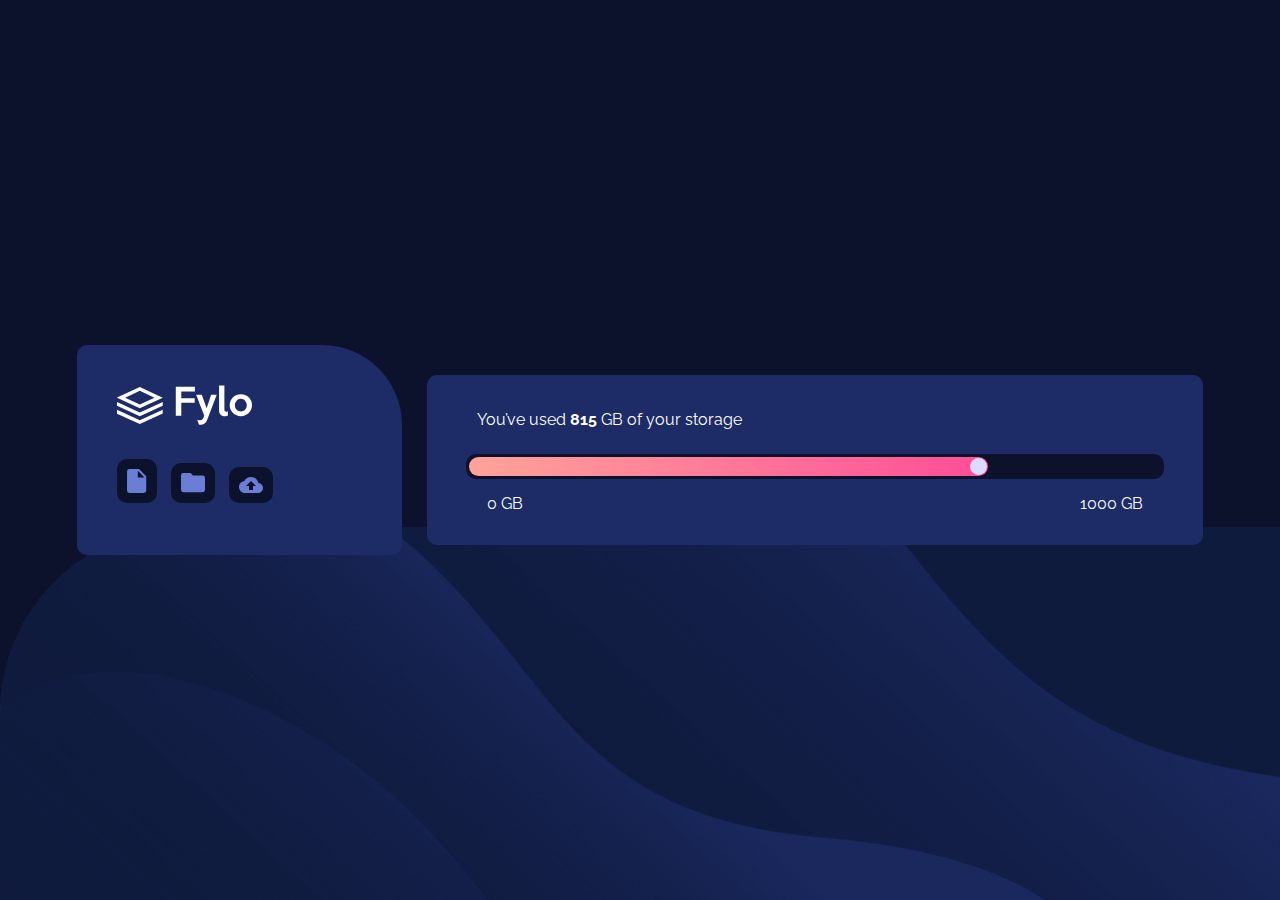
<file: fylo-data-storage-component-master/index.html>
<!DOCTYPE html>
<html lang="en">
<head>
  <meta charset="UTF-8">
  <meta name="viewport" content="width=device-width, initial-scale=1.0">
  <link rel="icon" type="image/png" sizes="32x32" href="./images/favicon-32x32.png">
  <link rel="stylesheet" href="style.css" media="all">
  <link rel="stylesheet" href="dekstop.css" media="screen and (min-width: 769px)">
  <title>Fylo data storage component</title>
</head>
<body>
  <main>
    <div class="container">
      <section class="box-1">
        <div class="image">
            <img src="images/logo.svg" alt="Logo">           
        </div>
        <div class="icons">
            <img src="images/icon-document.svg" alt="Document">
            <img src="images/icon-folder.svg" alt="Folder">
            <img src="images/icon-upload.svg" alt="Upload">
        </div>
      </section>

    <section class="box-2">
      <div class="text">
          <p>You’ve used <b>815</b> GB of your storage</p>           
        </div>

          <div class="progress-bar">
            <div class="progress-bar-color">
              <div class="ball">

              </div>
            </div>
          </div>   
    
          <div class="gb">
            <p>0 GB</p>
            <p>1000 GB</p>
          </div>
      </section>

      <div class="balao">
        <p id="p1"><b>185</b></p>
        <p id="p2">GB LEFT</p>
      </div>
    </div>
  </main>
</body>
</html>
</file>
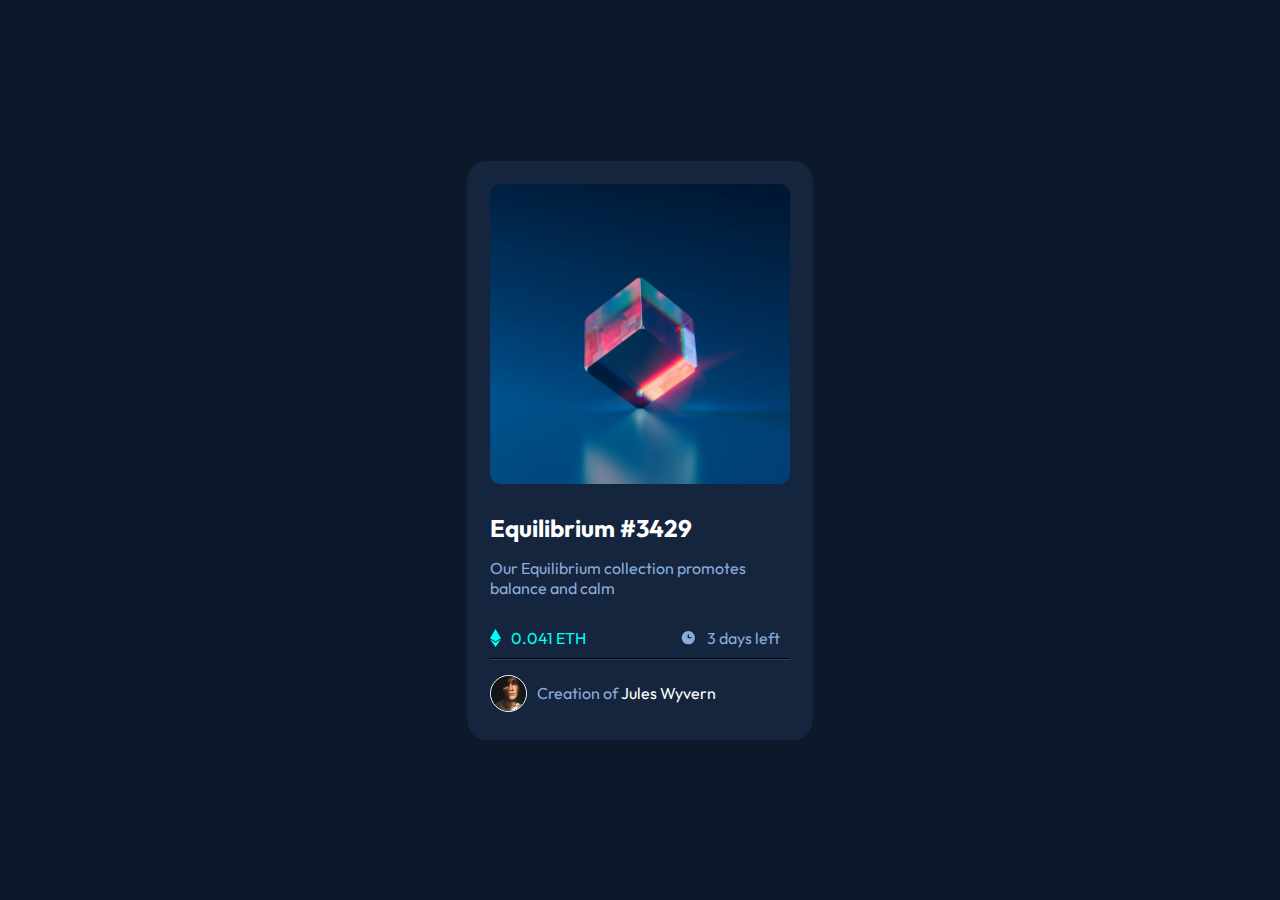
<file: nft-preview-card-component-main/index.html>
<!DOCTYPE html>
<html lang="en">
<head>
  <meta charset="UTF-8">
  <meta name="viewport" content="width=device-width, initial-scale=1.0"> 
  <link rel="icon" type="image/png" sizes="32x32" href="./images/favicon-32x32.png">
  <link rel="stylesheet" href="style.css">
<title>NFT preview card component</title>
</head>
<body>
    <div class="container">
      <div class="wrapper">
          <div class="img-top">
            <img src="images/image-equilibrium.jpg" alt="Equilibrium">
          </div>
          <div class="img-overlay">
            <img src="images/icon-view.svg" alt="icone view">
          </div>
          <div class="box-text">
            <h2><a href="#">Equilibrium #3429</a></h2>
            <p>Our Equilibrium collection promotes balance and calm</p>

            <div class="flex">
              <div class="eth">
                <img src="images/icon-ethereum.svg">
                <p>0.041 ETH</p>
              </div>
                <div class="days">
                  <img src="images/icon-clock.svg">
                  <p>3 days left</p>
                </div>
            </div>
          </div>
          
          <hr>
          <div class="author">
            
            <img src="images/image-avatar.png">
            Creation of <a href="#"> Jules Wyvern</a>
          </div>
      </div>
    </div>
</body>
</html>
</file>
<file: fylo-data-storage-component-master/style.css>
@charset "utf-8";
@import url('https://fonts.googleapis.com/css2?family=Raleway:wght@400;700&display=swap');

/*Mobile First*/

*{
    margin: 0;
    padding: 0;
    box-sizing: border-box;
}

body{
    background:  hsl(229, 57%, 11%) url(images/bg-mobile.png) no-repeat;
    background-size: cover;
    font-family: Raleway;
    display: flex;
    align-items: center;
    justify-content: center;
    height: 100vh;
    width: 100vw;

}

main{
    width: 88%;
    align-items: center;
    justify-content: center;
    position: relative;
}

.box-1{
    background-color: hsl(228, 56%, 26%);
    max-width: 100%;
    border-radius: 10px 80px 10px 10px;

}

.image{
    padding: 40px 0px 15px 40px;
}

.icons{
    margin-left: 40px;
    padding-bottom: 35px;
    padding-top: 15px;
}

.icons img{
    background-color: hsl(229, 57%, 11%);
    padding: 10px;
    margin-right: 10px;
    border-radius: 10px;
}

.box-2{

    margin-top: 20px;
    background-color: hsl(228, 56%, 26%);
    width: 100%;
    border-radius: 10px;
    height: 180px;
}

.box-2 .text{
    text-align: center;
    width: 100%;
    padding: 35px 20px 15px 20px;
    color: white;
}

.gb{
    color: white;
    display: flex;
    justify-content: space-between;
    padding: 10px 27px 10px 20px;
}

.balao{
    position: absolute;
    right: 30%;
    top: 74%;
    transform: translate(-1%, -10%);
    display: flex;
    background-color: rgba(255, 255, 255, 0.692);
    max-width: 160px;
    max-height: 50px;
    border-radius: 10px;
   justify-content: center;
   align-items: center;
   display: none;
}

.balao p{
    margin-right: 10px;
    padding-bottom: 12px;
    padding-top: 12px;
}

#p1{
    font-size: 2em;
    padding-left: 12px;
}

#p2{
    color: gray;
    font-weight: 600;
}

.progress-bar{
    margin: auto;
    width: 90%;
    background-color: hsl(229, 57%, 11%);
    border-radius: 10px;
    padding: 3px;
}

.progress-bar-color{
    width: 75%;
    background-image: linear-gradient(to right, hsl(6, 100%, 80%), hsl(335, 100%, 65%));
    padding: 1px;
    display: flex;
    flex-direction: row;
    align-items: center;
    justify-content: end;
    border-radius: 10px
}

.ball{
    width: 17px;
    height: 17px;
    background-color: hsl(243, 100%, 93%);
    border-radius: 15px ;
}
</file>
<file: fylo-data-storage-component-master/dekstop.css>
body{
    background-image: url(images/bg-desktop.png);
    background-size: 100%;
    background-position: center bottom;
    display: flex;
    flex-direction: row;
}

.container{
    display: flex;
    flex-direction: row;
    align-items: center;
    justify-content: center;

}

.box-1{
    display: flex;
    flex-direction: column;
    height: 210px;
    margin-right: 25px;
}

.box-1 .text{
    text-align: left;
}

.icons{
    margin-left: 40px;
}

.image{
    padding: 40px 150px 15px 40px;
}

.box-2{
    max-width: 800px;
    height: 170px;
}

.box-2 .text{
    text-align: left;
    margin-bottom: 10px;
    margin-left: 30px;
}

.gb{
  padding: 15px 60px 50px 60px;
}

.balao{
    right: 18%;
    top: 42%;
}
</file>
<file: nft-preview-card-component-main/style.css>
@charset "utf-8";
@import url('https://fonts.googleapis.com/css2?family=Outfit:wght@300;400;600&display=swap');

*{
    margin: 0;
    padding: 0;
}

body{
    font-family: Outfit;
    background-color:  hsl(217, 54%, 11%);
    display: flex;   
    justify-content: center;
    align-items: center;
    min-height: 100vh;
    
}

.container{
    background-color: hsl(216, 50%, 16%);
    max-width: 300px;
    max-height: 570px;
    margin: 20px;
    padding: 23px;
    border-radius: 20px;
}

.img-top{
    overflow: hidden;
}

.img-top img{
    width: 100%;
    border-radius: 10px;
}

.img-overlay{
    display: none;
}

a{
    text-decoration: none;
    color: white;
}

.box-text{
    color: hsl(215, 51%, 70%);
    padding-top: 25px;
}
.box-text p{
    padding-top: 15px;
    padding-bottom: 20px;
}

.flex{
    display: flex;
    justify-content: space-between;
    align-items: center;
}
.eth, .days{
    display: flex;
    align-items: center;
}

.eth p, .days p{
   padding: 10px;

}

.eth p{
    color: hsl(178, 100%, 50%);
}
.author{
    color: hsl(215, 51%, 70%);
    margin-top: 15px;
    display: flex;
    align-items: center;
    padding-bottom: 5px;
}

.author img{
    width: 35px;
    margin-right: 10px;
    border: 1px solid white;
    border-radius: 50px;
}

.author a{
    margin-left: 3px;
}

a:hover{
    color: hsl(178, 100%, 50%);
    cursor: pointer;
    transition: 0.5s;
}

hr{
    border-color: hsl(215, 32%, 27%);
}

.img-top:hover{
    cursor: pointer;
    border: 1px solid rgba(255, 255, 255, 0.685);
    border-radius: 10px;
    transition: 1s;
}
</file>
